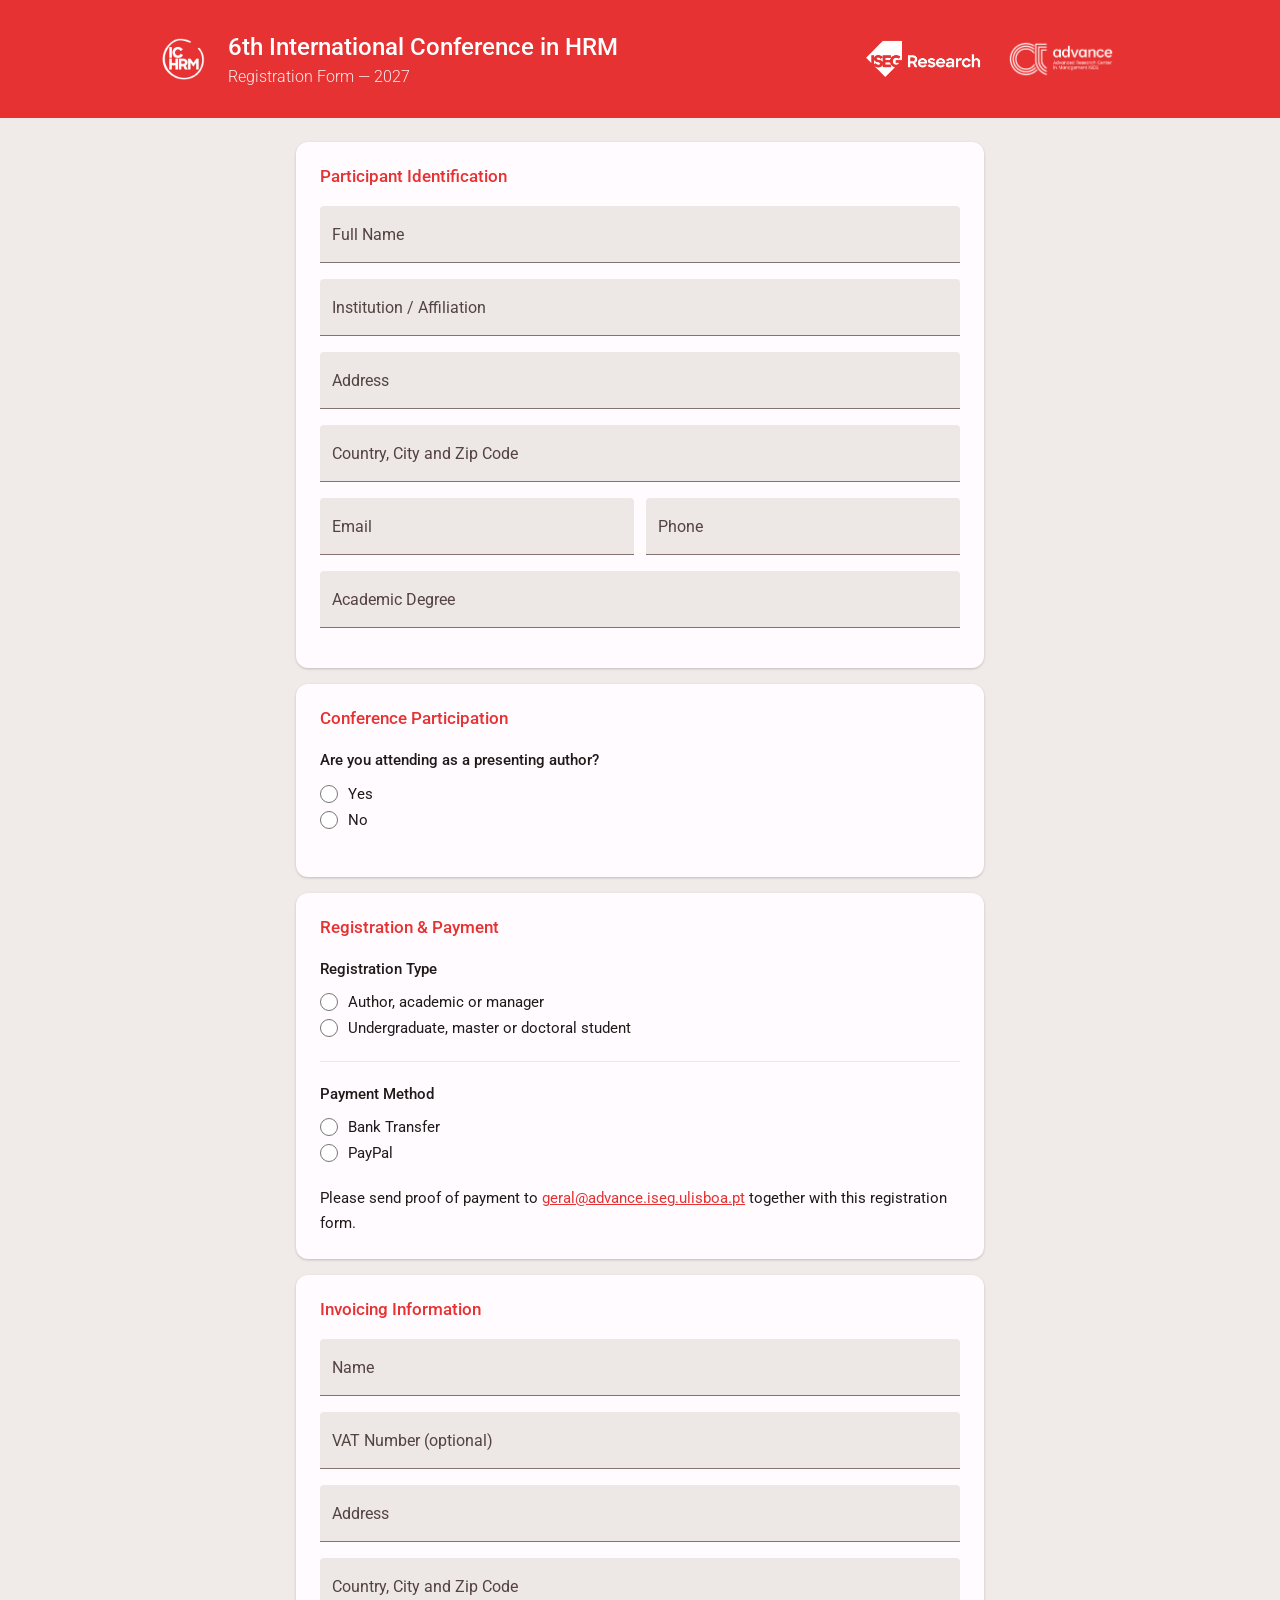
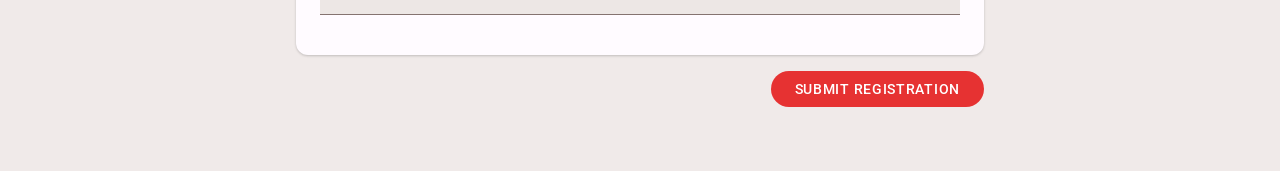
<file: index.html>
<!DOCTYPE html>
<html lang="en">
<head>
  <meta charset="UTF-8">
  <meta name="viewport" content="width=device-width, initial-scale=1.0">
  <title>ICHRM 2027 — Registration</title>
  <link rel="preconnect" href="https://fonts.googleapis.com">
  <link href="https://fonts.googleapis.com/css2?family=Roboto:ital,wght@0,300;0,400;0,500;0,700;1,400&display=swap" rel="stylesheet">
  <link rel="stylesheet" href="css/style.css">
  <script type="module" src="js/form.js"></script>
</head>
<body>

  <header class="site-header">
    <div class="site-header__inner">
      <img src="assets/ICHRM-LOGO.png" alt="ICHRM" class="site-header__logo">
      <div class="site-header__text">
        <h1 class="site-header__title">6th International Conference in HRM</h1>
        <p class="site-header__subtitle">Registration Form — 2027</p>
      </div>
      <div class="site-header__spacer"></div>
      <div class="site-header__partners">
        <img src="assets/ISEG-Research-LOGO.png" alt="ISEG Research" class="site-header__logo">
        <img src="assets/Advance-LOGO.png" alt="Advance" class="site-header__logo">
      </div>
    </div>
  </header>

  <main class="page-main">

    <form id="registrationForm" novalidate>

      <!-- 1. Participant Identification -->
      <section class="form-card">
        <h2 class="form-card__title">Participant Identification</h2>

        <div class="field-row">
          <div class="text-field">
            <input id="name" name="name" type="text" placeholder=" " required>
            <label for="name">Full Name</label>
          </div>
        </div>
        <div class="field-row">
          <div class="text-field">
            <input id="institution" name="institution" type="text" placeholder=" " required>
            <label for="institution">Institution / Affiliation</label>
          </div>
        </div>
        <div class="field-row">
          <div class="text-field">
            <input id="address" name="address" type="text" placeholder=" " required>
            <label for="address">Address</label>
          </div>
        </div>
        <div class="field-row">
          <div class="text-field">
            <input id="countryCity" name="countryCity" type="text" placeholder=" " required>
            <label for="countryCity">Country, City and Zip Code</label>
          </div>
        </div>
        <div class="field-row field-row--two">
          <div class="text-field">
            <input id="email" name="email" type="email" placeholder=" " required>
            <label for="email">Email</label>
          </div>
          <div class="text-field">
            <input id="phone" name="phone" type="tel" placeholder=" " required>
            <label for="phone">Phone</label>
          </div>
        </div>
        <div class="field-row">
          <div class="text-field">
            <input id="academicDegree" name="academicDegree" type="text" placeholder=" " required>
            <label for="academicDegree">Academic Degree</label>
          </div>
        </div>
      </section>

      <!-- 2. Conference Participation -->
      <section class="form-card">
        <h2 class="form-card__title">Conference Participation</h2>

        <div class="radio-group">
          <p class="radio-group__label">Are you attending as a presenting author?</p>
          <label class="radio-label">
            <input type="radio" name="isAuthor" value="yes">
            <span>Yes</span>
          </label>
          <label class="radio-label">
            <input type="radio" name="isAuthor" value="no">
            <span>No</span>
          </label>
        </div>

        <div id="authorSection" hidden>
          <hr class="section-divider">

          <div class="field-row">
            <div class="text-field">
              <input id="paperTitle" name="paperTitle" type="text" placeholder=" ">
              <label for="paperTitle">Paper Title</label>
            </div>
          </div>

          <div class="authors-section">
            <div class="authors-section__header">
              <p class="radio-group__label">Authors <span class="field-hint">(at least 1 required)</span></p>
              <button type="button" class="btn-text" id="addAuthorBtn">+ Add Author</button>
            </div>
            <div id="authorsList"></div>
          </div>

          <div class="radio-group">
            <p class="radio-group__label">Presentation Format</p>
            <label class="radio-label">
              <input type="radio" name="presentationFormat" value="onsite">
              <span>Onsite</span>
            </label>
            <label class="radio-label">
              <input type="radio" name="presentationFormat" value="online">
              <span>Online</span>
            </label>
          </div>

          <div class="file-upload">
            <p class="file-upload__label">Paper <span class="field-hint">(DOCX, max 20 MB)</span></p>
            <input type="file" id="paperInput" accept=".docx,application/vnd.openxmlformats-officedocument.wordprocessingml.document" hidden>
            <div class="file-upload__control">
              <button type="button" class="btn-outlined" id="paperBtn">Upload Paper</button>
              <span id="paperName" class="file-upload__name">No file selected</span>
            </div>
            <p id="paperError" class="inline-error" hidden></p>
          </div>
        </div>
      </section>

      <!-- 3. Registration & Payment -->
      <section class="form-card">
        <h2 class="form-card__title">Registration &amp; Payment</h2>

        <div class="radio-group">
          <p class="radio-group__label">Registration Type</p>
          <label class="radio-label">
            <input type="radio" name="registrationType" value="author_academic_manager">
            <span>Author, academic or manager</span>
          </label>
          <label class="radio-label">
            <input type="radio" name="registrationType" value="student">
            <span>Undergraduate, master or doctoral student</span>
          </label>
        </div>

        <div id="feeDisplay" class="fee-display" hidden>
          <span class="fee-display__label">Your registration fee:</span>
          <span class="fee-display__amount" id="feeAmount"></span>
          <span class="fee-display__period" id="feePeriod"></span>
        </div>

        <hr class="section-divider">

        <div class="radio-group">
          <p class="radio-group__label">Payment Method</p>
          <label class="radio-label">
            <input type="radio" name="paymentMethod" value="bank_transfer">
            <span>Bank Transfer</span>
          </label>
          <label class="radio-label">
            <input type="radio" name="paymentMethod" value="paypal">
            <span>PayPal</span>
          </label>
        </div>

        <div id="bankInfo" class="payment-info" hidden>
          <p><strong>IBAN:</strong> 0035 0371 0000 4045 1307 9</p>
          <p><strong>BIC / SWIFT:</strong> CGDIPTPL</p>
        </div>
        <div id="paypalInfo" class="payment-info" hidden>
          <p><strong>PayPal:</strong> geral@advance.iseg.ulisboa.pt</p>
        </div>
        <p class="payment-note">
          Please send proof of payment to
          <a href="mailto:geral@advance.iseg.ulisboa.pt">geral@advance.iseg.ulisboa.pt</a>
          together with this registration form.
        </p>
      </section>

      <!-- 4. Invoicing -->
      <section class="form-card">
        <h2 class="form-card__title">Invoicing Information</h2>

        <div class="field-row">
          <div class="text-field">
            <input id="invoiceName" name="invoiceName" type="text" placeholder=" " required>
            <label for="invoiceName">Name</label>
          </div>
        </div>
        <div class="field-row">
          <div class="text-field">
            <input id="vatNumber" name="vatNumber" type="text" placeholder=" ">
            <label for="vatNumber">VAT Number (optional)</label>
          </div>
        </div>
        <div class="field-row">
          <div class="text-field">
            <input id="invoiceAddress" name="invoiceAddress" type="text" placeholder=" " required>
            <label for="invoiceAddress">Address</label>
          </div>
        </div>
        <div class="field-row">
          <div class="text-field">
            <input id="invoiceCountryCity" name="invoiceCountryCity" type="text" placeholder=" " required>
            <label for="invoiceCountryCity">Country, City and Zip Code</label>
          </div>
        </div>
      </section>

      <!-- Submit -->
      <div class="submit-area">
        <p id="formErrors" class="form-errors" hidden></p>
        <button type="submit" class="btn-filled" id="submitBtn">Submit Registration</button>
      </div>

    </form>

    <!-- Success state -->
    <div id="successPanel" class="success-panel" hidden>
      <div class="success-panel__icon" aria-hidden="true">✓</div>
      <h2>Registration Submitted</h2>
      <p>
        Thank you for your registration. Please save this form as a PDF and send it
        together with your proof of payment to
        <a href="mailto:geral@advance.iseg.ulisboa.pt">geral@advance.iseg.ulisboa.pt</a>.
      </p>
      <p class="success-panel__id">Submission ID: <strong id="submissionId"></strong></p>
      <button type="button" class="btn-filled" id="savePdfBtn">Save as PDF</button>
    </div>

    <!-- Print summary (hidden on screen, shown on print) -->
    <div id="printSummary">
      <div class="print-header">
        <h1>6th International Conference in HRM — 2027</h1>
        <h2>Registration Confirmation</h2>
        <p class="print-meta">
          Submission ID: <strong id="p-submissionId"></strong>
          &nbsp;&nbsp;|&nbsp;&nbsp;
          Date: <span id="p-date"></span>
        </p>
      </div>

      <div class="print-section">
        <h3>Participant Identification</h3>
        <dl>
          <div class="print-row"><dt>Full Name</dt><dd id="p-name"></dd></div>
          <div class="print-row"><dt>Institution</dt><dd id="p-institution"></dd></div>
          <div class="print-row"><dt>Address</dt><dd id="p-address"></dd></div>
          <div class="print-row"><dt>Country, City, Zip</dt><dd id="p-countryCity"></dd></div>
          <div class="print-row"><dt>Email</dt><dd id="p-email"></dd></div>
          <div class="print-row"><dt>Phone</dt><dd id="p-phone"></dd></div>
          <div class="print-row"><dt>Academic Degree</dt><dd id="p-academicDegree"></dd></div>
        </dl>
      </div>

      <div class="print-section">
        <h3>Conference Participation</h3>
        <dl>
          <div class="print-row"><dt>Presenting Author</dt><dd id="p-isAuthor"></dd></div>
          <div class="print-row" id="p-row-paperTitle"><dt>Paper Title</dt><dd id="p-paperTitle"></dd></div>
          <div id="p-authors-container"></div>
          <div class="print-row" id="p-row-presentationFormat"><dt>Presentation Format</dt><dd id="p-presentationFormat"></dd></div>
        </dl>
      </div>

      <div class="print-section">
        <h3>Registration &amp; Payment</h3>
        <dl>
          <div class="print-row"><dt>Registration Type</dt><dd id="p-registrationType"></dd></div>
          <div class="print-row"><dt>Registration Fee</dt><dd id="p-fee"></dd></div>
          <div class="print-row"><dt>Payment Method</dt><dd id="p-paymentMethod"></dd></div>
          <div id="p-bankInfo" hidden>
            <div class="print-row"><dt>IBAN</dt><dd>0035 0371 0000 4045 1307 9</dd></div>
            <div class="print-row"><dt>BIC / SWIFT</dt><dd>CGDIPTPL</dd></div>
          </div>
          <div id="p-paypalInfo" hidden>
            <div class="print-row"><dt>PayPal</dt><dd>geral@advance.iseg.ulisboa.pt</dd></div>
          </div>
        </dl>
      </div>

      <div class="print-section">
        <h3>Invoicing Information</h3>
        <dl>
          <div class="print-row"><dt>Name</dt><dd id="p-invoiceName"></dd></div>
          <div class="print-row" id="p-row-vatNumber"><dt>VAT Number</dt><dd id="p-vatNumber"></dd></div>
          <div class="print-row"><dt>Address</dt><dd id="p-invoiceAddress"></dd></div>
          <div class="print-row"><dt>Country, City, Zip</dt><dd id="p-invoiceCountryCity"></dd></div>
        </dl>
      </div>

      <div class="print-footer">
        <p>Please send this form together with your proof of payment to <strong>geral@advance.iseg.ulisboa.pt</strong>.</p>
      </div>
    </div>

  </main>

</body>
</html>
</file>
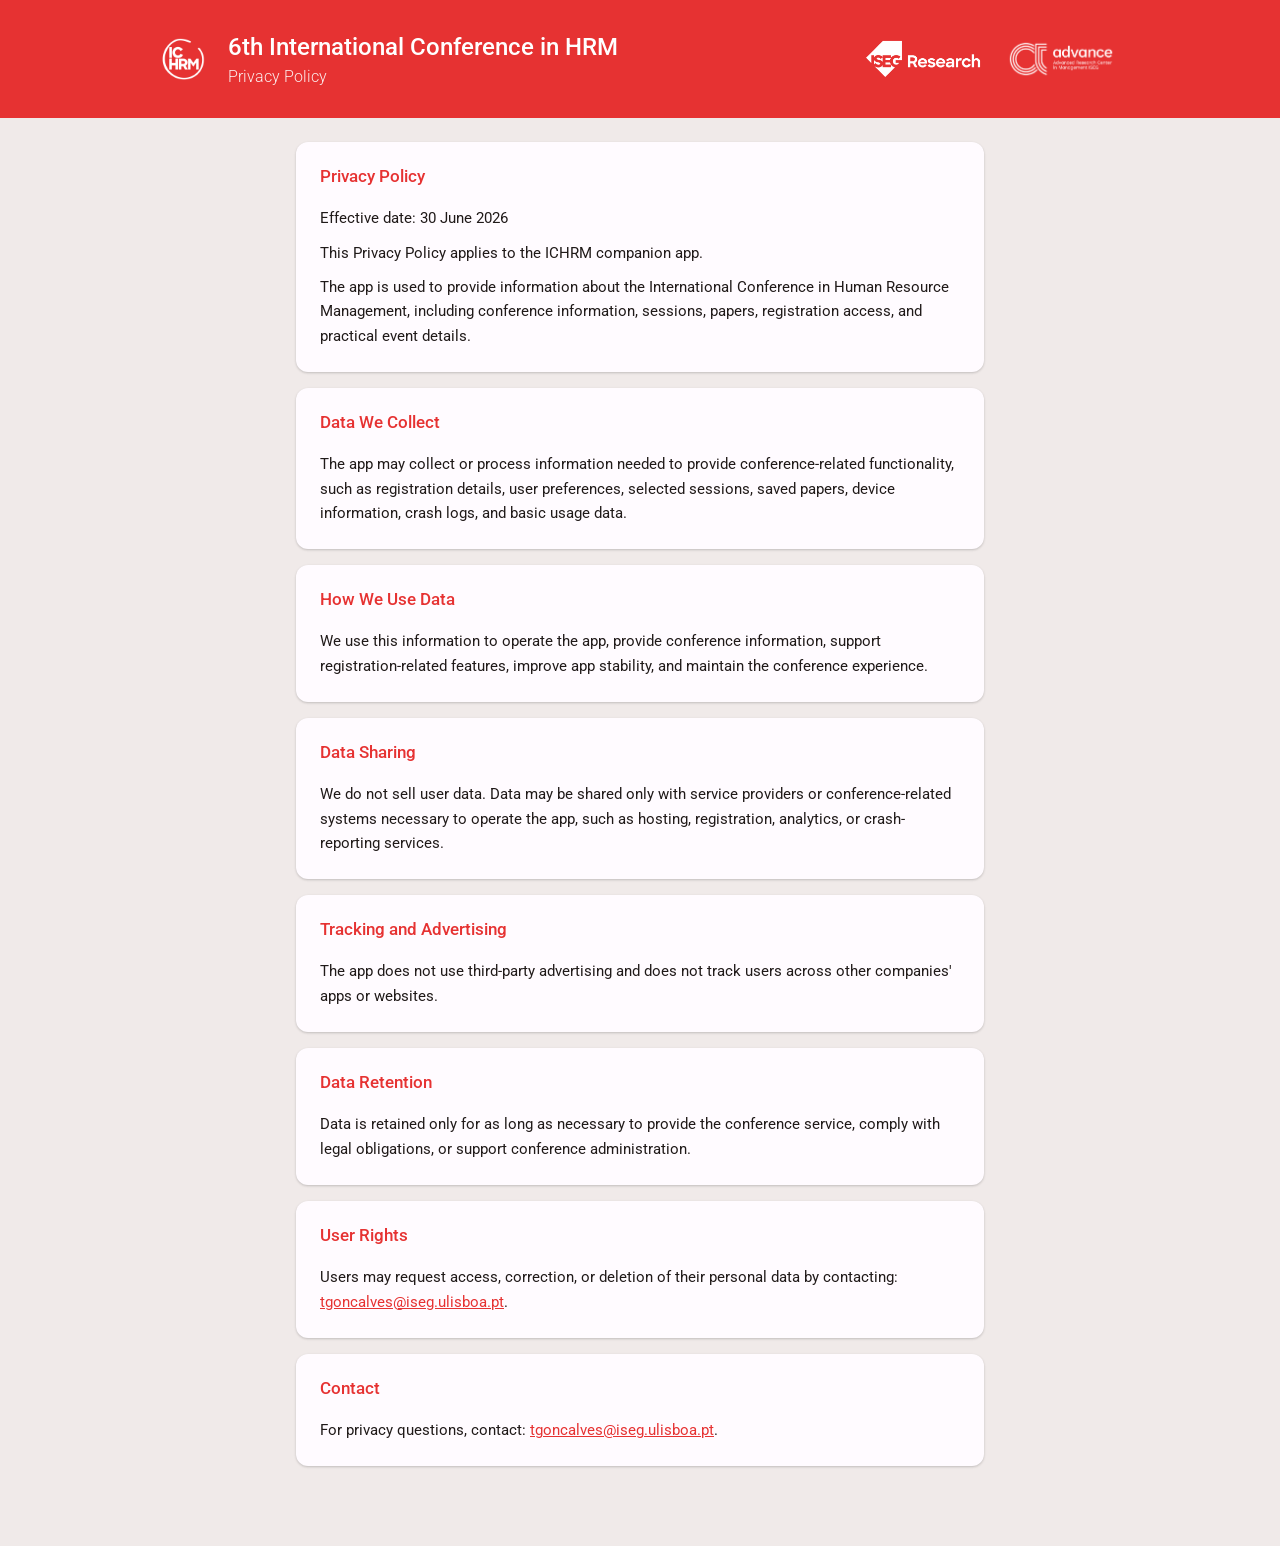
<file: privacy-policy.html>
<!DOCTYPE html>
<html lang="en">
<head>
  <meta charset="UTF-8">
  <meta name="viewport" content="width=device-width, initial-scale=1.0">
  <title>ICHRM 2027 — Privacy Policy</title>
  <link rel="preconnect" href="https://fonts.googleapis.com">
  <link href="https://fonts.googleapis.com/css2?family=Roboto:ital,wght@0,300;0,400;0,500;0,700;1,400&display=swap" rel="stylesheet">
  <link rel="stylesheet" href="css/style.css">
</head>
<body>

  <header class="site-header">
    <div class="site-header__inner">
      <img src="assets/ICHRM-LOGO.png" alt="ICHRM" class="site-header__logo">
      <div class="site-header__text">
        <h1 class="site-header__title">6th International Conference in HRM</h1>
        <p class="site-header__subtitle">Privacy Policy</p>
      </div>
      <div class="site-header__spacer"></div>
      <div class="site-header__partners">
        <img src="assets/ISEG-Research-LOGO.png" alt="ISEG Research" class="site-header__logo">
        <img src="assets/Advance-LOGO.png" alt="Advance" class="site-header__logo">
      </div>
    </div>
  </header>

  <main class="page-main">

    <section class="form-card">
      <h2 class="form-card__title">Privacy Policy</h2>
      <p>Effective date: 30 June 2026</p>
      <p>This Privacy Policy applies to the ICHRM companion app.</p>
      <p>The app is used to provide information about the International Conference in Human Resource Management, including conference information, sessions, papers, registration access, and practical event details.</p>
    </section>

    <section class="form-card">
      <h2 class="form-card__title">Data We Collect</h2>
      <p>The app may collect or process information needed to provide conference-related functionality, such as registration details, user preferences, selected sessions, saved papers, device information, crash logs, and basic usage data.</p>
    </section>

    <section class="form-card">
      <h2 class="form-card__title">How We Use Data</h2>
      <p>We use this information to operate the app, provide conference information, support registration-related features, improve app stability, and maintain the conference experience.</p>
    </section>

    <section class="form-card">
      <h2 class="form-card__title">Data Sharing</h2>
      <p>We do not sell user data. Data may be shared only with service providers or conference-related systems necessary to operate the app, such as hosting, registration, analytics, or crash-reporting services.</p>
    </section>

    <section class="form-card">
      <h2 class="form-card__title">Tracking and Advertising</h2>
      <p>The app does not use third-party advertising and does not track users across other companies' apps or websites.</p>
    </section>

    <section class="form-card">
      <h2 class="form-card__title">Data Retention</h2>
      <p>Data is retained only for as long as necessary to provide the conference service, comply with legal obligations, or support conference administration.</p>
    </section>

    <section class="form-card">
      <h2 class="form-card__title">User Rights</h2>
      <p>Users may request access, correction, or deletion of their personal data by contacting: <a href="mailto:tgoncalves@iseg.ulisboa.pt">tgoncalves@iseg.ulisboa.pt</a>.</p>
    </section>

    <section class="form-card">
      <h2 class="form-card__title">Contact</h2>
      <p>For privacy questions, contact: <a href="mailto:tgoncalves@iseg.ulisboa.pt">tgoncalves@iseg.ulisboa.pt</a>.</p>
    </section>

  </main>

</body>
</html>
</file>
<file: css/style.css>
/* ── Variables ───────────────────────────────────────────────────────────── */
:root {
  --color-primary: #e63232;
  --color-on-primary: #ffffff;
  --color-primary-container: #ffdad6;
  --color-on-primary-container: #410002;
  --color-surface: #fffbff;
  --color-on-surface: #201a19;
  --color-surface-variant: #ede7e5;
  --color-on-surface-variant: #534341;
  --color-outline: #857370;
  --color-error: #ba1a1a;
}

/* ── Reset & Base ────────────────────────────────────────────────────────── */
*, *::before, *::after { box-sizing: border-box; margin: 0; padding: 0; }
[hidden] { display: none !important; }

body {
  font-family: 'Roboto', sans-serif;
  background-color: #f0eae9;
  color: var(--color-on-surface);
  min-height: 100vh;
}

a { color: var(--color-primary); }

/* ── Header ──────────────────────────────────────────────────────────────── */
.site-header {
  background-color: var(--color-primary);
  color: var(--color-on-primary);
  padding: 32px 24px;
}
.site-header__inner {
  max-width: 960px;
  margin: 0 auto;
  display: flex;
  align-items: center;
  gap: 20px;
}
.site-header__logo {
  height: 48px;
  width: auto;
  flex-shrink: 0;
}
.site-header__text {
  flex-shrink: 0;
}
.site-header__title {
  font-size: 1.5rem;
  font-weight: 500;
  line-height: 1.3;
}
.site-header__subtitle {
  font-size: 1rem;
  font-weight: 300;
  margin-top: 4px;
  opacity: 0.9;
}
.site-header__spacer {
  flex: 1;
}
.site-header__partners {
  display: flex;
  align-items: center;
  gap: 16px;
  flex-shrink: 0;
}

/* ── Page Layout ─────────────────────────────────────────────────────────── */
.page-main {
  max-width: 720px;
  margin: 0 auto;
  padding: 24px 16px 64px;
}

/* ── Form Card ───────────────────────────────────────────────────────────── */
.form-card {
  background: var(--color-surface);
  border-radius: 12px;
  padding: 24px;
  margin-bottom: 16px;
  box-shadow: 0 1px 3px rgba(0, 0, 0, 0.12), 0 1px 2px rgba(0, 0, 0, 0.08);
}
.form-card__title {
  font-size: 1.05rem;
  font-weight: 500;
  color: var(--color-primary);
  margin-bottom: 20px;
}

/* ── Field Rows ──────────────────────────────────────────────────────────── */
.field-row {
  margin-bottom: 16px;
}
.field-row--two {
  display: grid;
  grid-template-columns: 1fr 1fr;
  gap: 12px;
}

/* ── Text Field (floating label) ─────────────────────────────────────────── */
.text-field {
  position: relative;
  background: var(--color-surface-variant);
  border-radius: 4px 4px 0 0;
  border-bottom: 1px solid var(--color-outline);
  width: 100%;
  transition: border-color 0.15s, border-width 0.15s;
}
.text-field:focus-within {
  border-bottom: 2px solid var(--color-primary);
}
.text-field input {
  display: block;
  width: 100%;
  padding: 22px 12px 8px;
  border: none;
  background: transparent;
  font-size: 1rem;
  font-family: 'Roboto', sans-serif;
  color: var(--color-on-surface);
  outline: none;
  min-height: 56px;
}
.text-field label {
  position: absolute;
  left: 12px;
  top: 50%;
  transform: translateY(-50%);
  font-size: 1rem;
  color: var(--color-on-surface-variant);
  pointer-events: none;
  transition: top 0.15s ease, font-size 0.15s ease, color 0.15s ease, transform 0.15s ease;
}
.text-field input:focus + label,
.text-field input:not(:placeholder-shown) + label {
  top: 10px;
  transform: none;
  font-size: 0.75rem;
  color: var(--color-primary);
}

/* ── Section Divider ─────────────────────────────────────────────────────── */
.section-divider {
  border: none;
  border-top: 1px solid var(--color-surface-variant);
  margin: 20px 0;
}

/* ── Radio Group ─────────────────────────────────────────────────────────── */
.radio-group {
  margin-bottom: 20px;
}
.radio-group__label {
  font-size: 0.875rem;
  color: var(--color-on-surface-variant);
  font-weight: 500;
  margin-bottom: 8px;
}
.radio-label {
  display: flex;
  align-items: center;
  gap: 10px;
  font-size: 0.95rem;
  cursor: pointer;
  padding: 4px 0;
  user-select: none;
}
.radio-label input[type="radio"] {
  width: 18px;
  height: 18px;
  accent-color: var(--color-primary);
  cursor: pointer;
  flex-shrink: 0;
}

/* ── Buttons ─────────────────────────────────────────────────────────────── */
.btn-filled {
  display: inline-flex;
  align-items: center;
  justify-content: center;
  background: var(--color-primary);
  color: var(--color-on-primary);
  border: none;
  border-radius: 20px;
  padding: 10px 24px;
  font-size: 0.875rem;
  font-weight: 500;
  font-family: 'Roboto', sans-serif;
  letter-spacing: 0.05em;
  text-transform: uppercase;
  cursor: pointer;
  transition: box-shadow 0.2s;
}
.btn-filled:hover {
  box-shadow: 0 2px 6px rgba(0, 0, 0, 0.3);
}
.btn-filled:disabled {
  opacity: 0.38;
  cursor: not-allowed;
  box-shadow: none;
}
.btn-outlined {
  display: inline-flex;
  align-items: center;
  justify-content: center;
  background: transparent;
  color: var(--color-primary);
  border: 1px solid var(--color-primary);
  border-radius: 20px;
  padding: 10px 24px;
  font-size: 0.875rem;
  font-weight: 500;
  font-family: 'Roboto', sans-serif;
  letter-spacing: 0.05em;
  text-transform: uppercase;
  cursor: pointer;
  transition: background 0.2s;
}
.btn-outlined:hover {
  background: rgba(230, 50, 50, 0.08);
}

/* ── Authors ─────────────────────────────────────────────────────────────── */
.authors-section {
  margin-bottom: 20px;
}
.authors-section__header {
  display: flex;
  align-items: center;
  justify-content: space-between;
  margin-bottom: 8px;
}
.author-entry {
  border: 1px solid var(--color-surface-variant);
  border-radius: 8px;
  padding: 12px;
  margin-bottom: 8px;
}
.author-entry__header {
  display: flex;
  align-items: center;
  justify-content: space-between;
  margin-bottom: 10px;
}
.author-entry__label {
  font-size: 0.8rem;
  font-weight: 500;
  text-transform: uppercase;
  letter-spacing: 0.06em;
  color: var(--color-on-surface-variant);
}
.btn-text {
  background: none;
  border: none;
  color: var(--color-primary);
  font-size: 0.875rem;
  font-weight: 500;
  font-family: 'Roboto', sans-serif;
  cursor: pointer;
  padding: 4px 8px;
  border-radius: 4px;
}
.btn-text:hover {
  background: rgba(230, 50, 50, 0.08);
}
.btn-remove-author {
  background: none;
  border: none;
  color: var(--color-outline);
  font-size: 0.8rem;
  font-family: 'Roboto', sans-serif;
  cursor: pointer;
  padding: 2px 6px;
  border-radius: 4px;
}
.btn-remove-author:hover {
  color: var(--color-error);
  background: rgba(186, 26, 26, 0.08);
}

/* ── File Upload ─────────────────────────────────────────────────────────── */
.file-upload {
  margin-top: 4px;
}
.file-upload__label {
  font-size: 0.875rem;
  color: var(--color-on-surface-variant);
  font-weight: 500;
  margin-bottom: 8px;
}
.file-upload__control {
  display: flex;
  align-items: center;
  gap: 12px;
  flex-wrap: wrap;
}
.file-upload__name {
  font-size: 0.875rem;
  color: var(--color-on-surface-variant);
}
.field-hint {
  font-weight: 300;
  color: var(--color-outline);
}
.inline-error {
  font-size: 0.8rem;
  color: var(--color-error);
  margin-top: 6px;
}

/* ── Fee Display ─────────────────────────────────────────────────────────── */
.fee-display {
  display: flex;
  align-items: baseline;
  gap: 8px;
  flex-wrap: wrap;
  background: var(--color-primary-container);
  color: var(--color-on-primary-container);
  border-radius: 8px;
  padding: 12px 16px;
  margin-bottom: 20px;
}
.fee-display__label {
  font-size: 0.875rem;
}
.fee-display__amount {
  font-size: 1.5rem;
  font-weight: 700;
}
.fee-display__period {
  font-size: 0.8rem;
  opacity: 0.75;
}

/* ── Payment Info ────────────────────────────────────────────────────────── */
.payment-info {
  background: var(--color-surface-variant);
  border-radius: 8px;
  padding: 12px 16px;
  margin-bottom: 12px;
  font-size: 0.9rem;
  line-height: 1.8;
}
.payment-note {
  font-size: 0.85rem;
  color: var(--color-on-surface-variant);
  margin-top: 8px;
  line-height: 1.5;
}

/* ── Submit Area ─────────────────────────────────────────────────────────── */
.submit-area {
  display: flex;
  flex-direction: column;
  align-items: flex-end;
  gap: 12px;
  margin-top: 8px;
}
.form-errors {
  width: 100%;
  background: #fce8e8;
  color: var(--color-error);
  border-radius: 8px;
  padding: 12px 16px;
  font-size: 0.875rem;
  line-height: 1.7;
  white-space: pre-line;
}

/* ── Success Panel ───────────────────────────────────────────────────────── */
.success-panel {
  background: var(--color-surface);
  border-radius: 12px;
  padding: 48px 24px;
  text-align: center;
  box-shadow: 0 1px 3px rgba(0, 0, 0, 0.12);
}
.success-panel__icon {
  font-size: 3rem;
  color: var(--color-primary);
  margin-bottom: 16px;
}
.success-panel h2 {
  font-size: 1.4rem;
  font-weight: 500;
  margin-bottom: 12px;
}
.success-panel p {
  color: var(--color-on-surface-variant);
  margin-bottom: 8px;
  line-height: 1.5;
}
.success-panel__id {
  margin-top: 16px;
  font-size: 0.9rem;
}

/* ── Print Summary (hidden on screen) ───────────────────────────────────── */
#printSummary {
  display: none;
}

/* ── Print ───────────────────────────────────────────────────────────────── */
@media print {
  body { background: white; }

  #registrationForm,
  #successPanel { display: none !important; }

  .site-header {
    print-color-adjust: exact;
    -webkit-print-color-adjust: exact;
  }

  .page-main { padding: 0; max-width: none; }

  #printSummary {
    display: block;
    font-family: 'Roboto', sans-serif;
    color: #000;
    padding: 24px;
  }

  .print-header {
    border-bottom: 2px solid #e63232;
    padding-bottom: 12px;
    margin-bottom: 24px;
  }
  .print-header h1 {
    font-size: 1.1rem;
    font-weight: 700;
    color: #e63232;
  }
  .print-header h2 {
    font-size: 0.95rem;
    font-weight: 400;
    margin-top: 4px;
  }
  .print-meta {
    font-size: 0.8rem;
    color: #555;
    margin-top: 8px;
  }

  .print-section {
    margin-bottom: 20px;
    break-inside: avoid;
  }
  .print-section h3 {
    font-size: 0.8rem;
    font-weight: 700;
    text-transform: uppercase;
    letter-spacing: 0.06em;
    color: #e63232;
    border-bottom: 1px solid #ddd;
    padding-bottom: 4px;
    margin-bottom: 10px;
  }
  .print-row {
    display: flex;
    gap: 8px;
    margin-bottom: 5px;
    font-size: 0.875rem;
  }
  .print-row dt {
    width: 180px;
    flex-shrink: 0;
    color: #555;
    font-weight: 500;
  }
  .print-row dd { flex: 1; }

  .print-footer {
    margin-top: 32px;
    padding-top: 10px;
    border-top: 1px solid #ddd;
    font-size: 0.8rem;
    color: #555;
  }
}

/* ── Prose (privacy policy, static pages) ───────────────────────────────── */
.form-card p {
  font-size: 0.925rem;
  line-height: 1.65;
  color: var(--color-on-surface);
}
.form-card p + p {
  margin-top: 10px;
}

/* ── Responsive ──────────────────────────────────────────────────────────── */
@media (max-width: 480px) {
  .field-row--two {
    grid-template-columns: 1fr;
  }
  .site-header__title {
    font-size: 1.2rem;
  }
  .form-card {
    padding: 20px 16px;
  }
}
</file>
